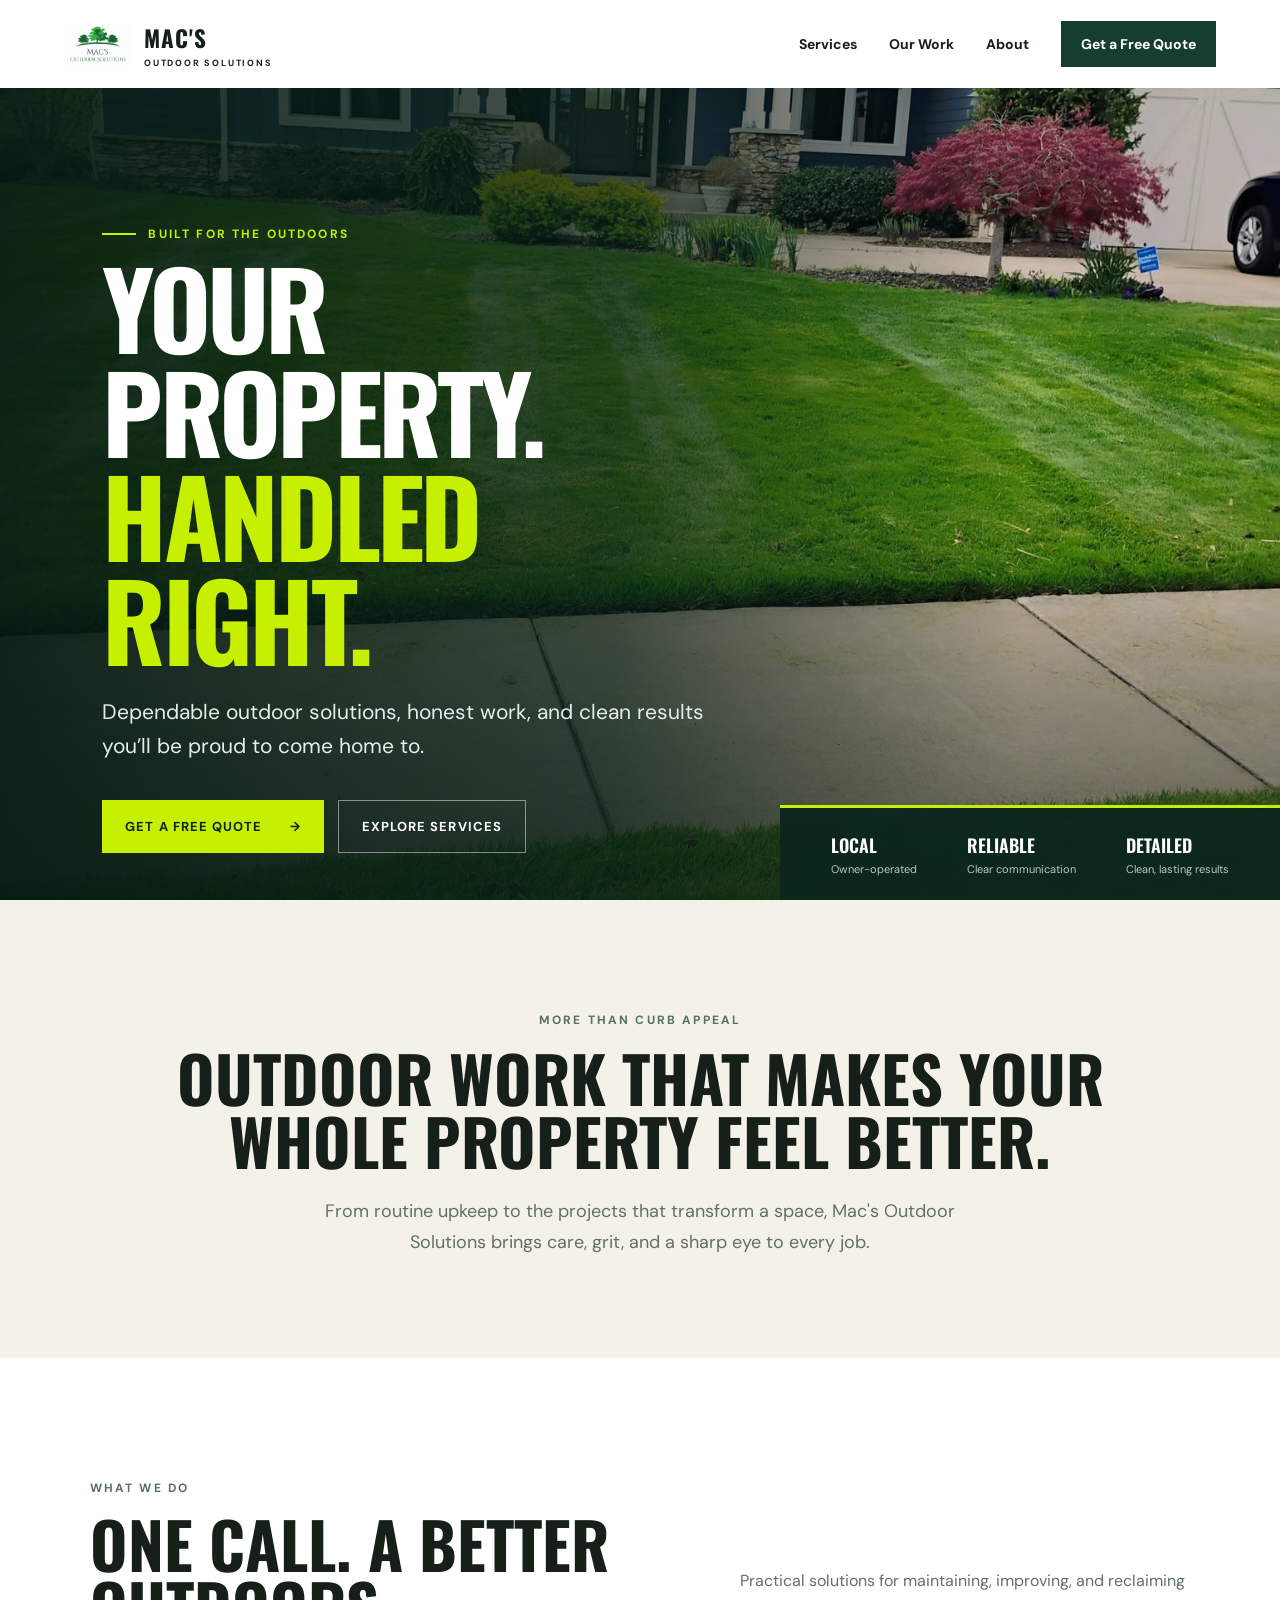
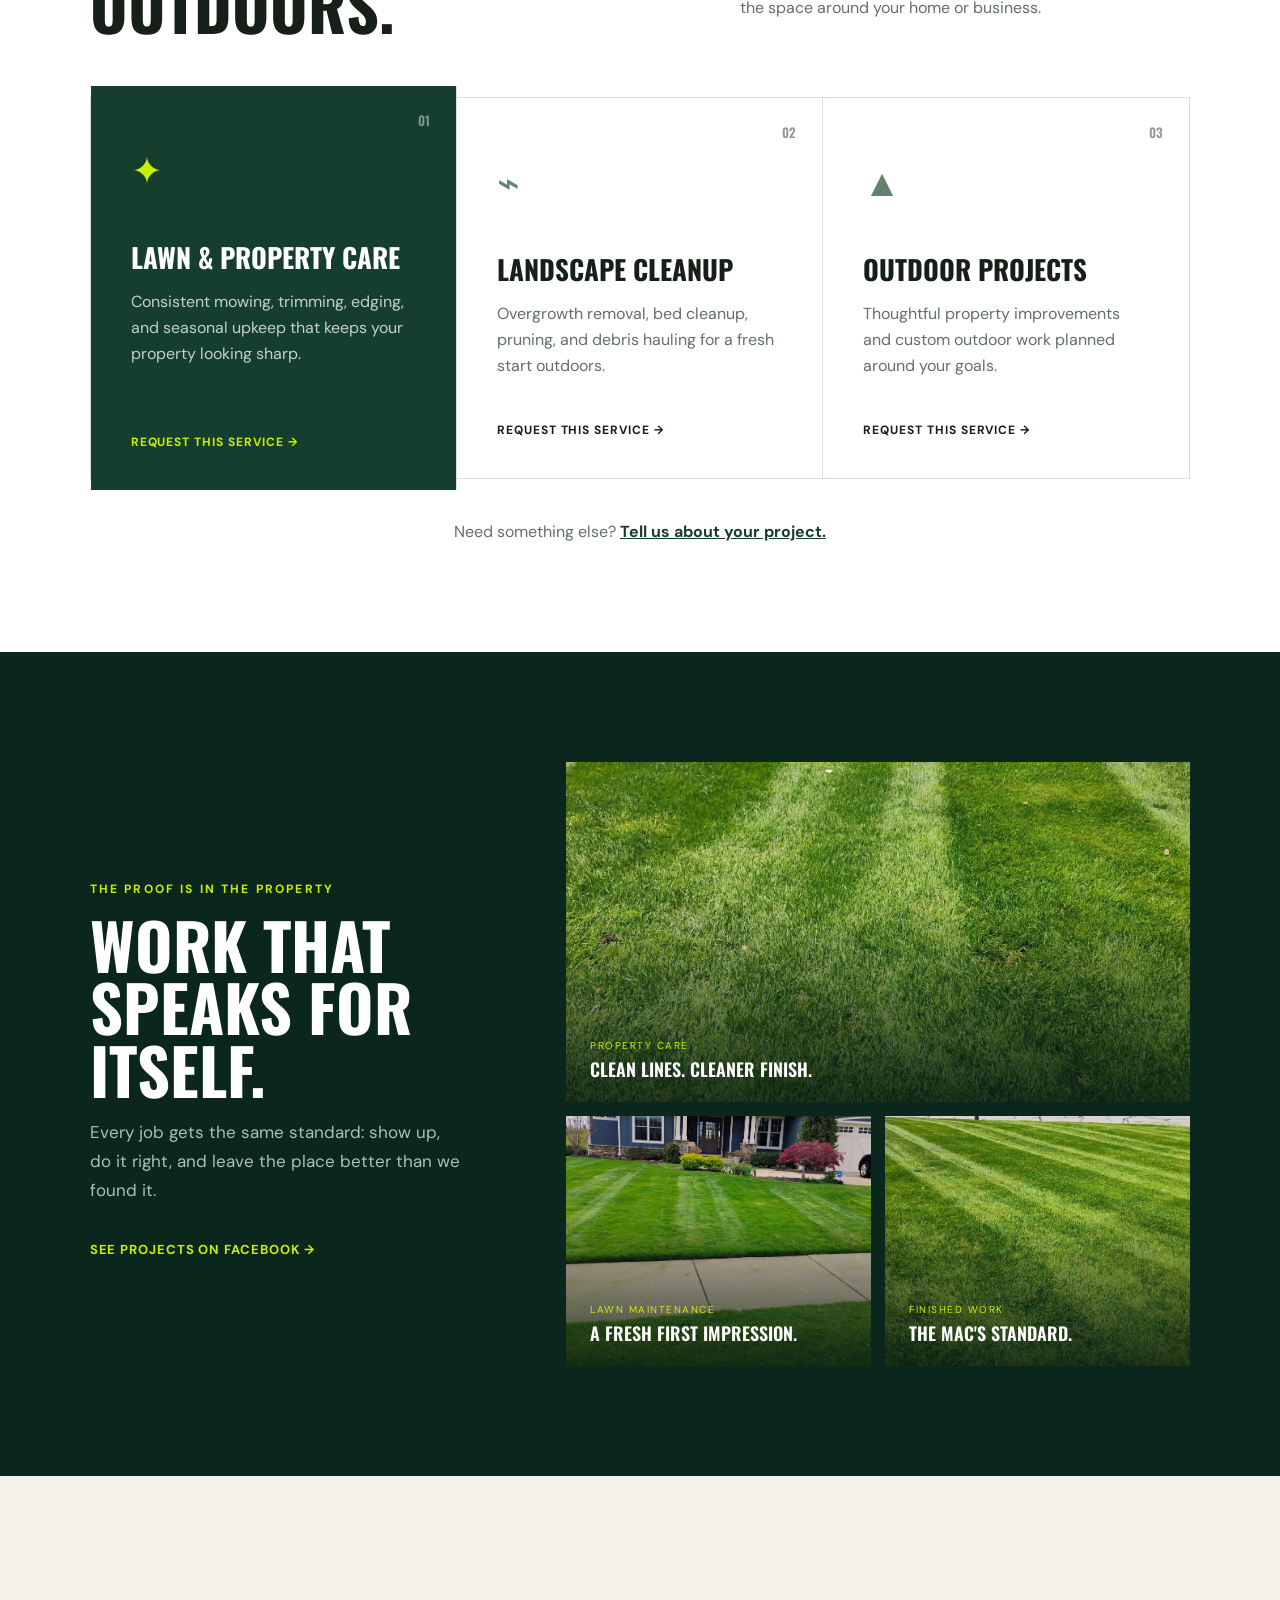
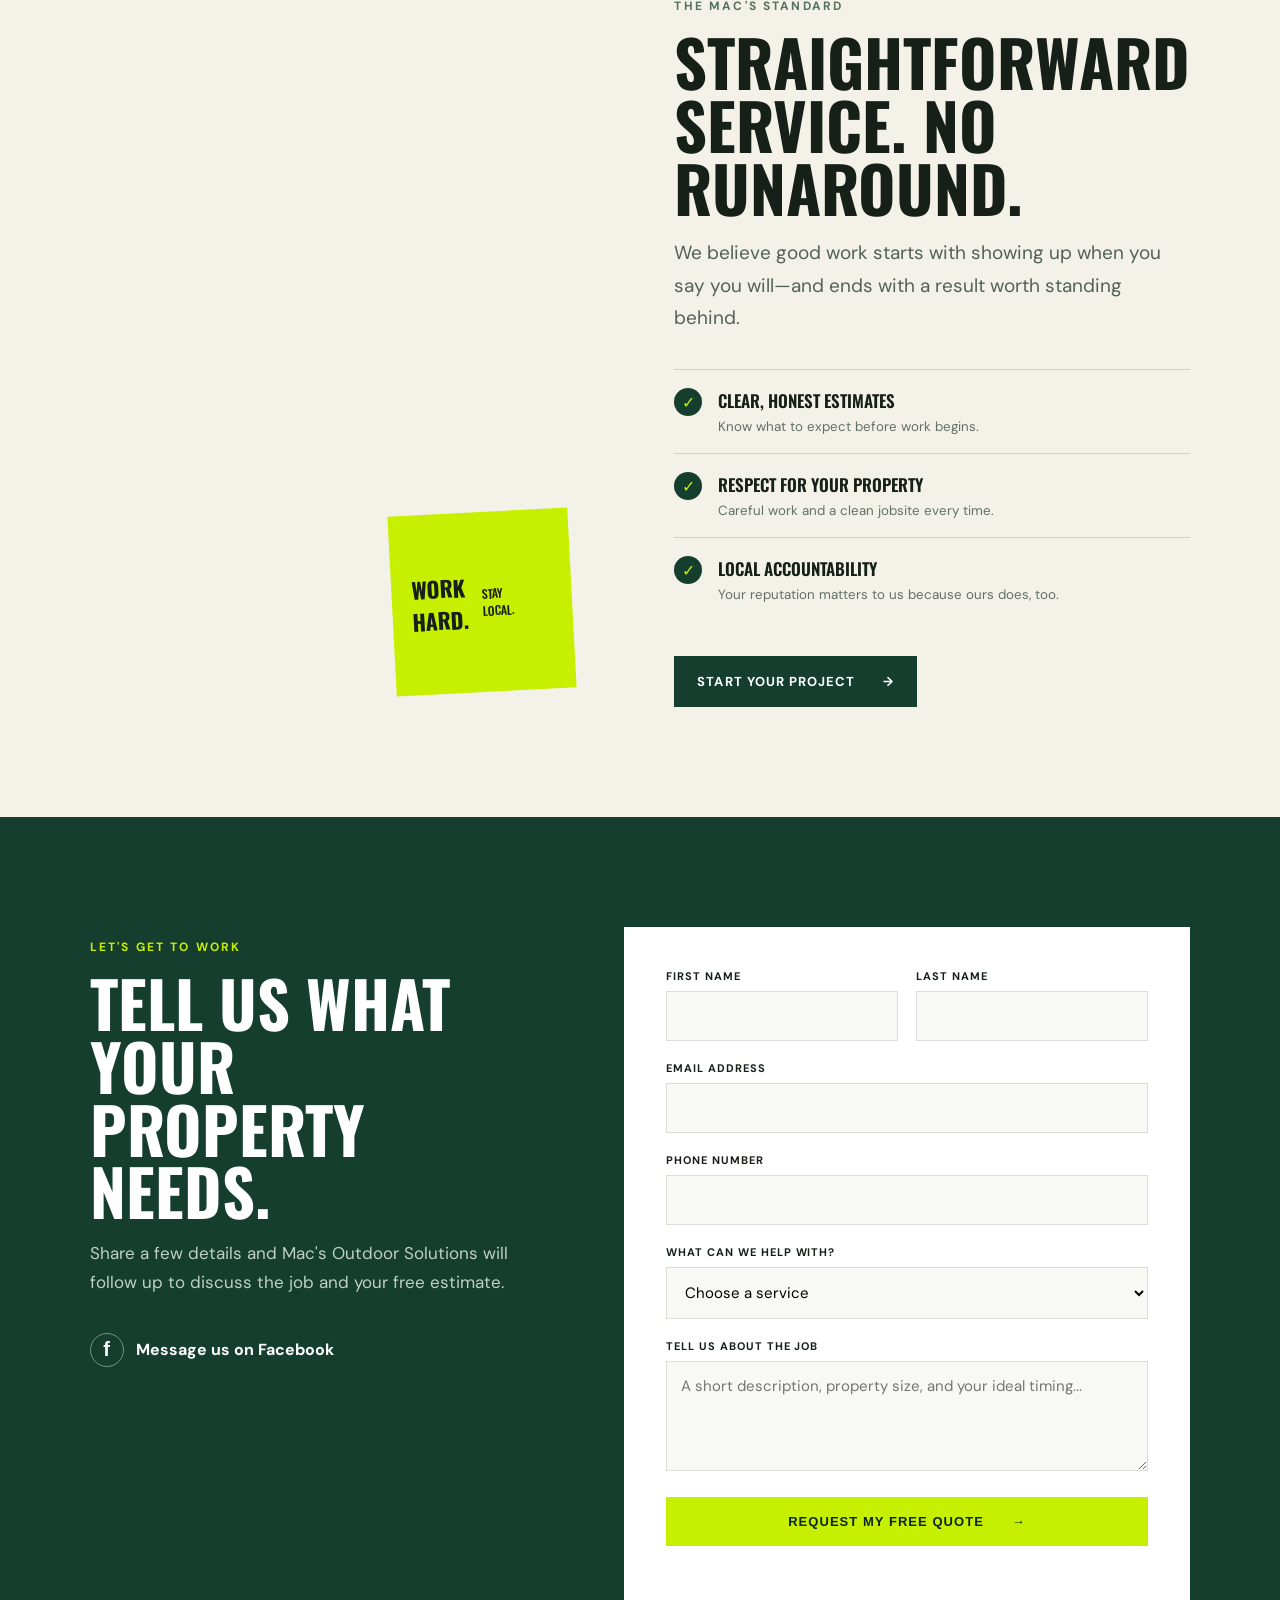
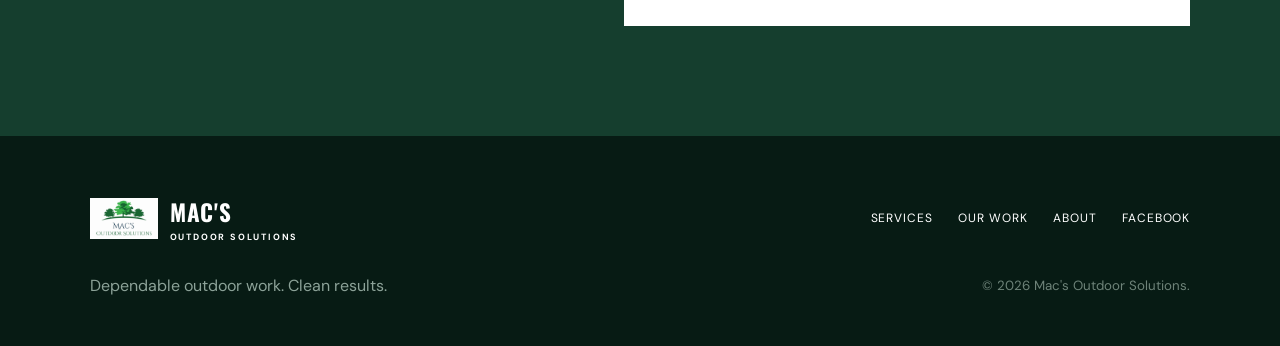
<file: index.html>
<!doctype html>
<html lang="en">
<head>
  <meta charset="UTF-8">
  <meta name="viewport" content="width=device-width, initial-scale=1">
  <meta name="description" content="Mac's Outdoor Solutions provides dependable outdoor property services with honest work and clean results.">
  <title>Mac's Outdoor Solutions | Outdoor Work Done Right</title>
  <link rel="preconnect" href="https://fonts.googleapis.com">
  <link rel="preconnect" href="https://fonts.gstatic.com" crossorigin>
  <link href="https://fonts.googleapis.com/css2?family=DM+Sans:wght@400;500;600;700&family=Oswald:wght@500;600;700&display=swap" rel="stylesheet">
  <link rel="stylesheet" href="styles.css">
</head>
<body>
  <header class="site-header" id="top">
    <a class="brand" href="#top"><span class="brand-logo" role="img" aria-label="Mac's Outdoor Solutions logo"></span><span><strong>MAC'S</strong><small>OUTDOOR SOLUTIONS</small></span></a>
    <button class="menu-button" type="button" aria-expanded="false" aria-controls="site-nav">Menu</button>
    <nav id="site-nav"><a href="#services">Services</a><a href="#work">Our Work</a><a href="#about">About</a><a class="nav-cta" href="#quote">Get a Free Quote</a></nav>
  </header>
  <main>
    <section class="hero">
      <div class="hero-image"></div><div class="hero-shade"></div>
      <div class="hero-content"><p class="eyebrow">Built for the outdoors</p><h1>Your property.<br><em>Handled right.</em></h1><p class="hero-copy">Dependable outdoor solutions, honest work, and clean results you’ll be proud to come home to.</p><div class="hero-actions"><a class="button button-primary" href="#quote">Get a Free Quote <span>→</span></a><a class="button button-ghost" href="#services">Explore Services</a></div></div>
      <div class="hero-proof"><div><strong>Local</strong><span>Owner-operated</span></div><div><strong>Reliable</strong><span>Clear communication</span></div><div><strong>Detailed</strong><span>Clean, lasting results</span></div></div>
    </section>
    <section class="intro"><p class="section-kicker">More than curb appeal</p><h2>Outdoor work that makes your whole property feel better.</h2><p>From routine upkeep to the projects that transform a space, Mac's Outdoor Solutions brings care, grit, and a sharp eye to every job.</p></section>
    <section class="services section" id="services">
      <div class="section-heading"><div><p class="section-kicker">What we do</p><h2>One call. A better outdoors.</h2></div><p>Practical solutions for maintaining, improving, and reclaiming the space around your home or business.</p></div>
      <div class="service-grid">
        <article class="service-card featured"><span class="service-number">01</span><div class="service-icon">✦</div><h3>Lawn & Property Care</h3><p>Consistent mowing, trimming, edging, and seasonal upkeep that keeps your property looking sharp.</p><a href="#quote">Request this service →</a></article>
        <article class="service-card"><span class="service-number">02</span><div class="service-icon">⌁</div><h3>Landscape Cleanup</h3><p>Overgrowth removal, bed cleanup, pruning, and debris hauling for a fresh start outdoors.</p><a href="#quote">Request this service →</a></article>
        <article class="service-card"><span class="service-number">03</span><div class="service-icon">▲</div><h3>Outdoor Projects</h3><p>Thoughtful property improvements and custom outdoor work planned around your goals.</p><a href="#quote">Request this service →</a></article>
      </div><p class="services-note">Need something else? <a href="#quote">Tell us about your project.</a></p>
    </section>
    <section class="work section" id="work">
      <div class="work-copy"><p class="section-kicker light">The proof is in the property</p><h2>Work that speaks for itself.</h2><p>Every job gets the same standard: show up, do it right, and leave the place better than we found it.</p><a class="text-link" href="https://www.facebook.com/macsoutdoorsolutions/" target="_blank" rel="noopener">See projects on Facebook →</a></div>
      <div class="project-grid"><figure class="project project-large"><img src="assets/macs-lawn-stripes.jpg" alt="Striped lawn maintained by Mac's Outdoor Solutions"><figcaption><span>Property Care</span><strong>Clean lines. Cleaner finish.</strong></figcaption></figure><figure class="project"><img src="assets/macs-lawn-home.jpg" alt="Freshly maintained front lawn by Mac's Outdoor Solutions"><figcaption><span>Lawn Maintenance</span><strong>A fresh first impression.</strong></figcaption></figure><figure class="project"><img src="assets/macs-lawn-finish.jpg" alt="Professional striped lawn by Mac's Outdoor Solutions"><figcaption><span>Finished Work</span><strong>The Mac's standard.</strong></figcaption></figure></div>
    </section>
    <section class="about section" id="about">
      <div class="about-visual"><div class="about-image"></div><div class="about-stamp"><strong>WORK<br>HARD.</strong><span>STAY<br>LOCAL.</span></div></div>
      <div class="about-copy"><p class="section-kicker">The Mac's standard</p><h2>Straightforward service. No runaround.</h2><p class="lead">We believe good work starts with showing up when you say you will—and ends with a result worth standing behind.</p><ul><li><span>✓</span><div><strong>Clear, honest estimates</strong><small>Know what to expect before work begins.</small></div></li><li><span>✓</span><div><strong>Respect for your property</strong><small>Careful work and a clean jobsite every time.</small></div></li><li><span>✓</span><div><strong>Local accountability</strong><small>Your reputation matters to us because ours does, too.</small></div></li></ul><a class="button button-dark" href="#quote">Start Your Project <span>→</span></a></div>
    </section>
    <section class="quote section" id="quote">
      <div class="quote-copy"><p class="section-kicker light">Let's get to work</p><h2>Tell us what your property needs.</h2><p>Share a few details and Mac's Outdoor Solutions will follow up to discuss the job and your free estimate.</p><a class="facebook-link" href="https://www.facebook.com/macsoutdoorsolutions/" target="_blank" rel="noopener"><span>f</span> Message us on Facebook</a></div>
      <form class="quote-form" id="quote-form"><div class="form-row"><label>First name<input name="firstName" autocomplete="given-name" required></label><label>Last name<input name="lastName" autocomplete="family-name" required></label></div><label>Email address<input type="email" name="email" autocomplete="email" required></label><label>Phone number<input type="tel" name="phone" autocomplete="tel"></label><label>What can we help with?<select name="service" required><option value="">Choose a service</option><option>Lawn & Property Care</option><option>Landscape Cleanup</option><option>Outdoor Project</option><option>Something Else</option></select></label><label>Tell us about the job<textarea name="message" rows="4" placeholder="A short description, property size, and your ideal timing..."></textarea></label><button class="button button-primary" type="submit">Request My Free Quote <span>→</span></button><p class="form-status" role="status"></p></form>
    </section>
  </main>
  <footer><a class="brand" href="#top"><span class="brand-logo" role="img" aria-label="Mac's Outdoor Solutions tree logo"></span><span><strong>MAC'S</strong><small>OUTDOOR SOLUTIONS</small></span></a><p>Dependable outdoor work. Clean results.</p><div><a href="#services">Services</a><a href="#work">Our Work</a><a href="#about">About</a><a href="https://www.facebook.com/macsoutdoorsolutions/">Facebook</a></div><small>© <span id="year"></span> Mac's Outdoor Solutions.</small></footer>
  <script src="script.js"></script>
</body></html>
</file>
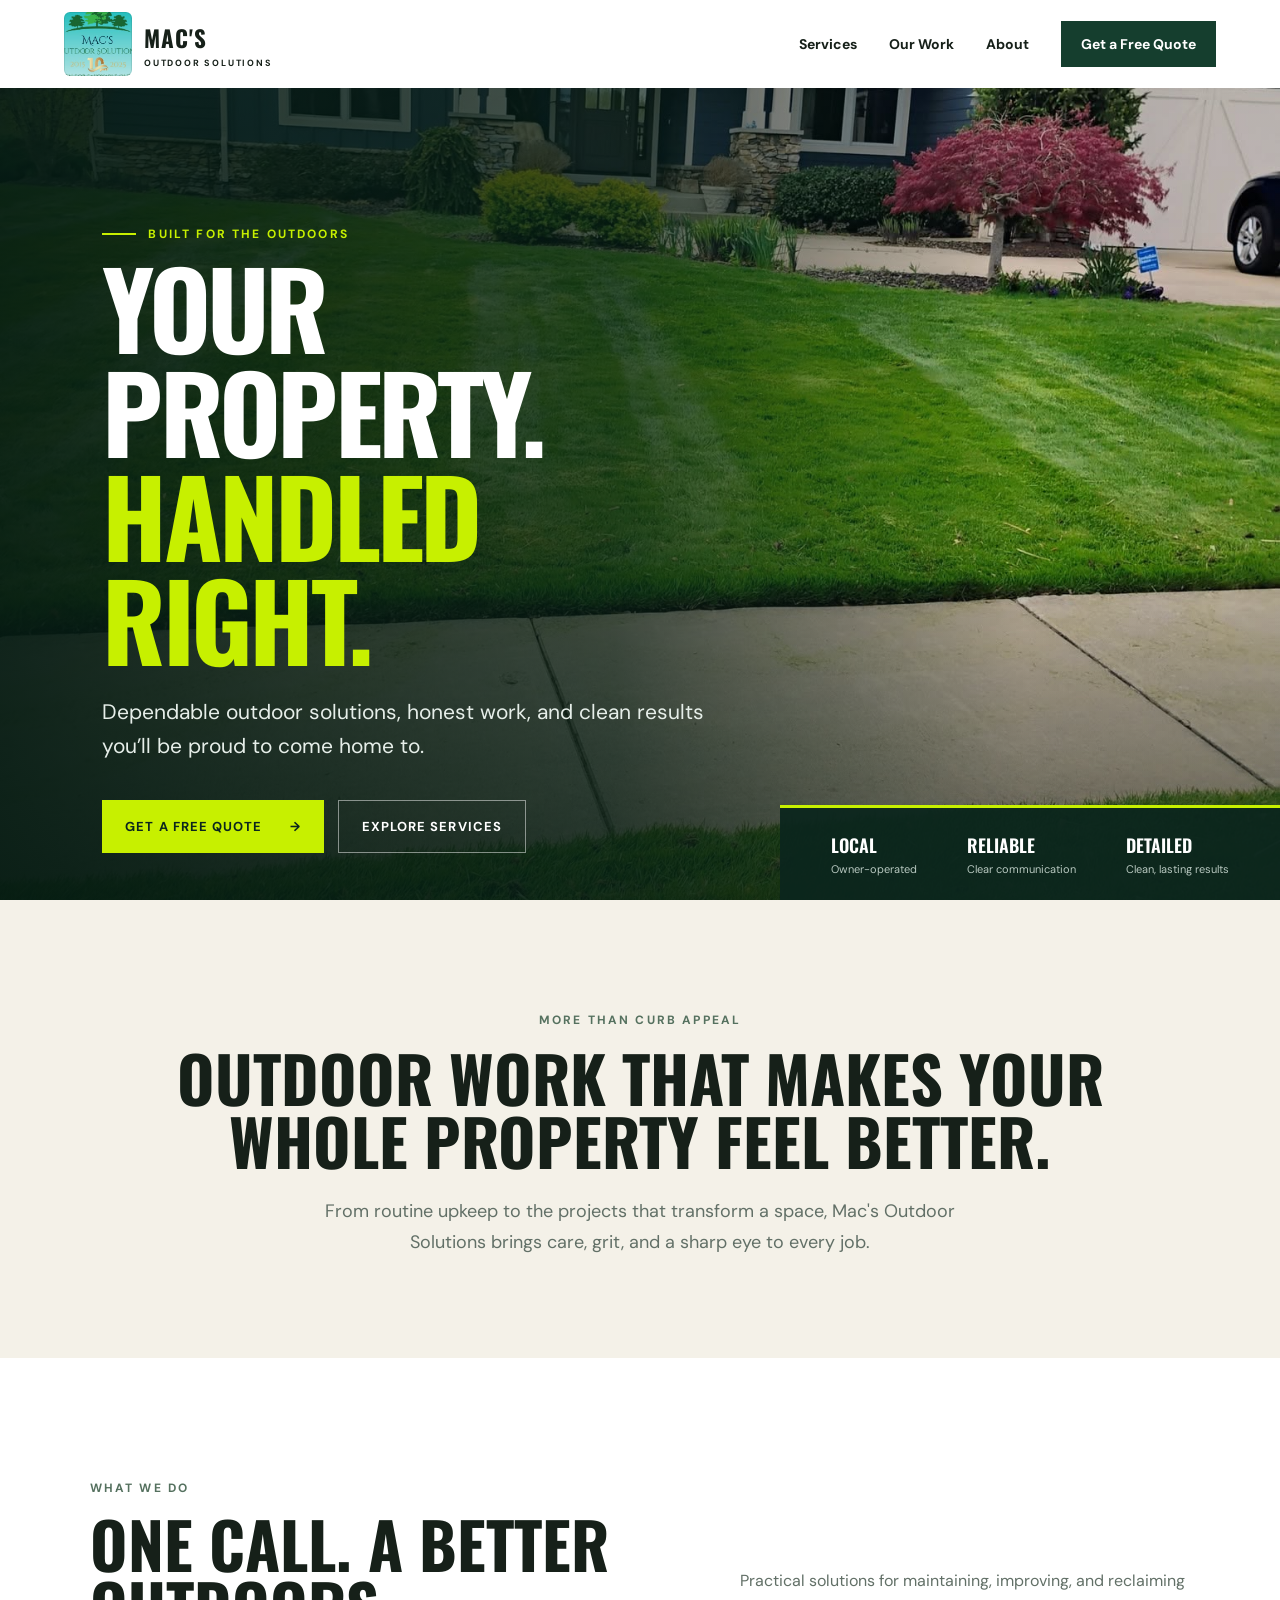
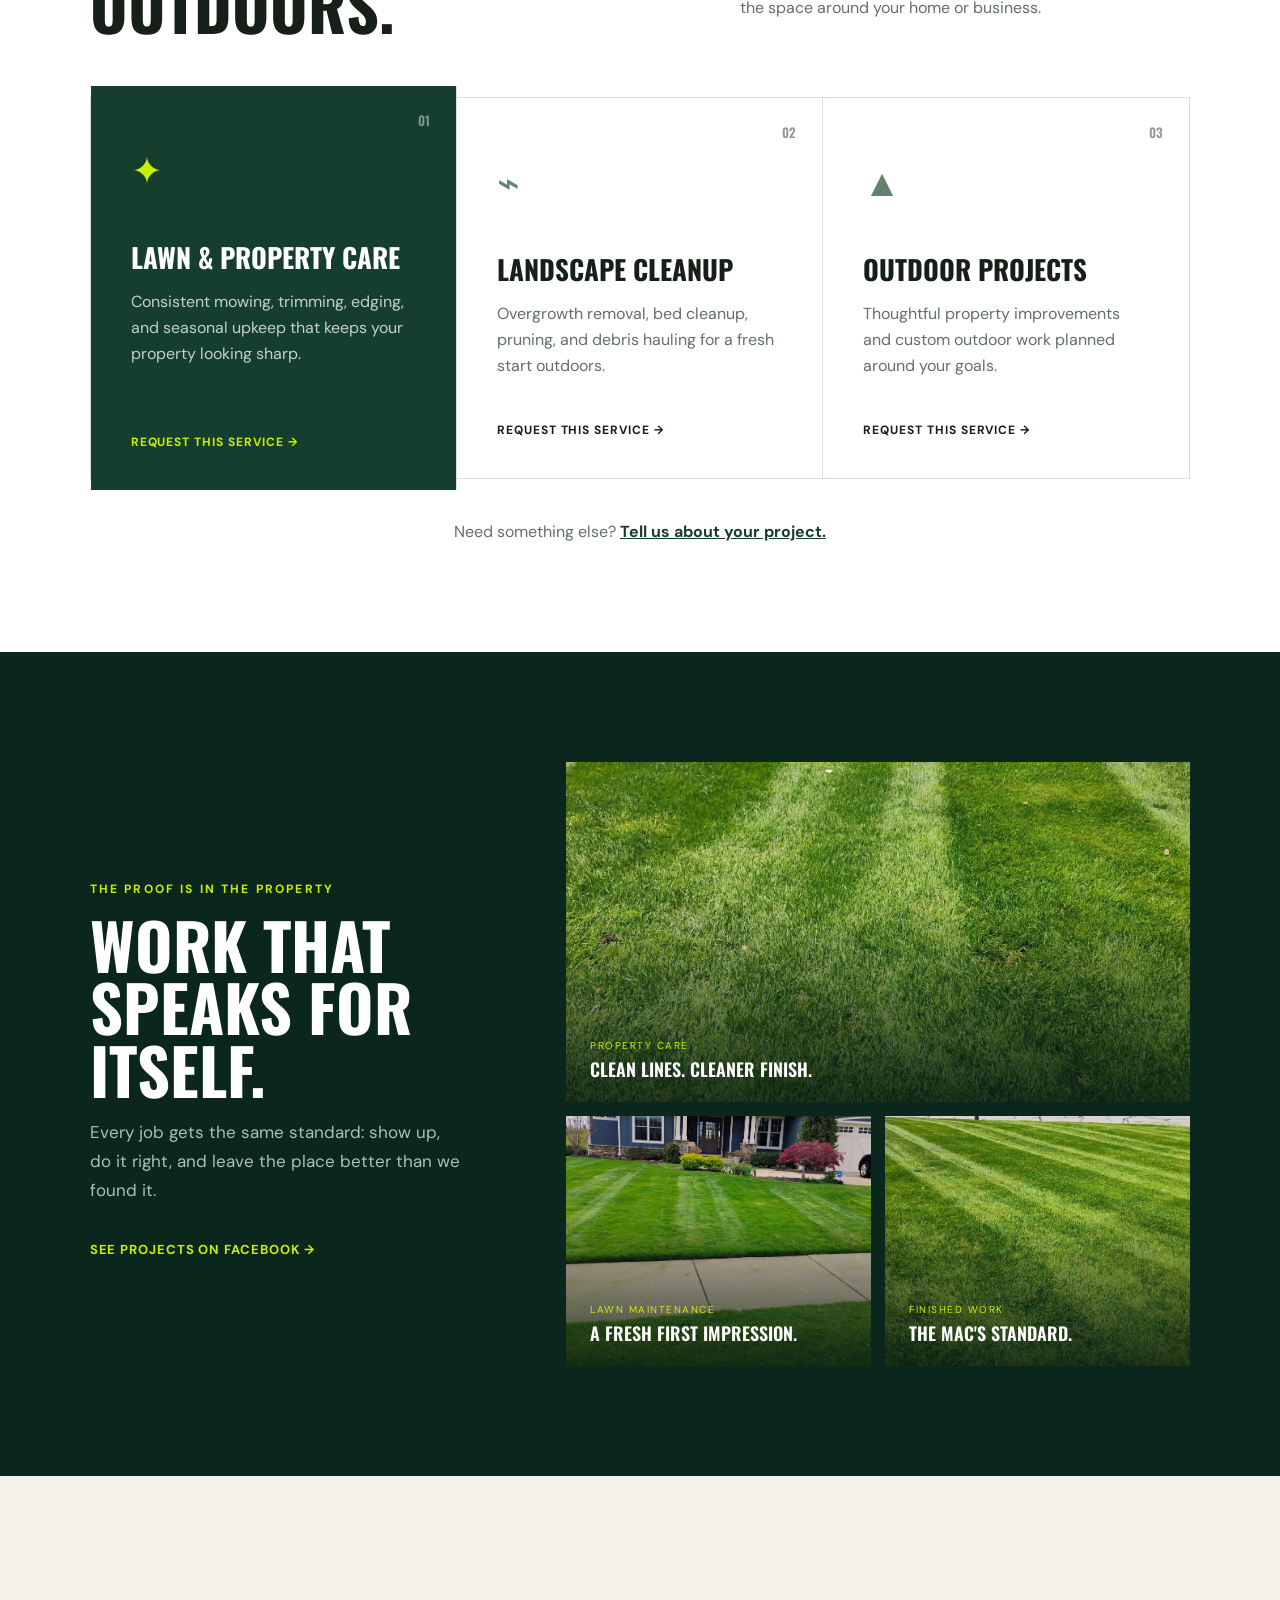
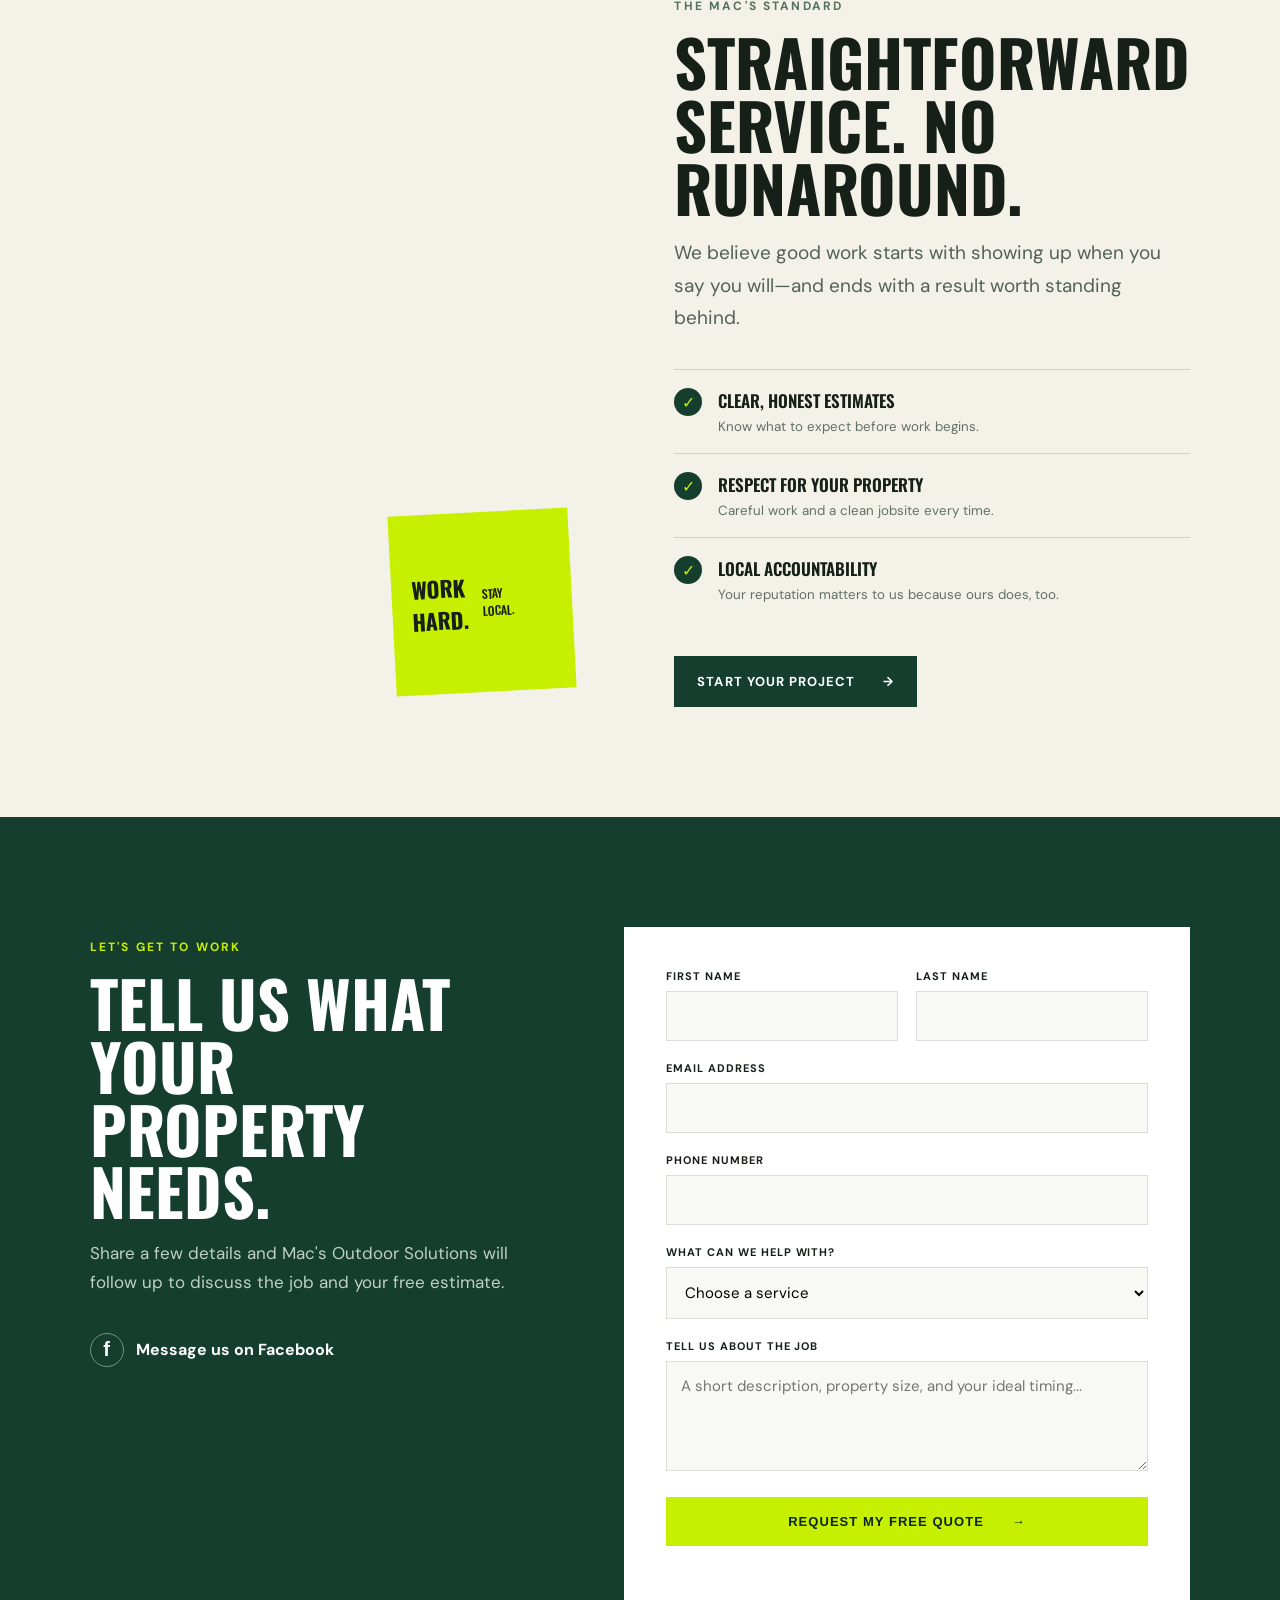
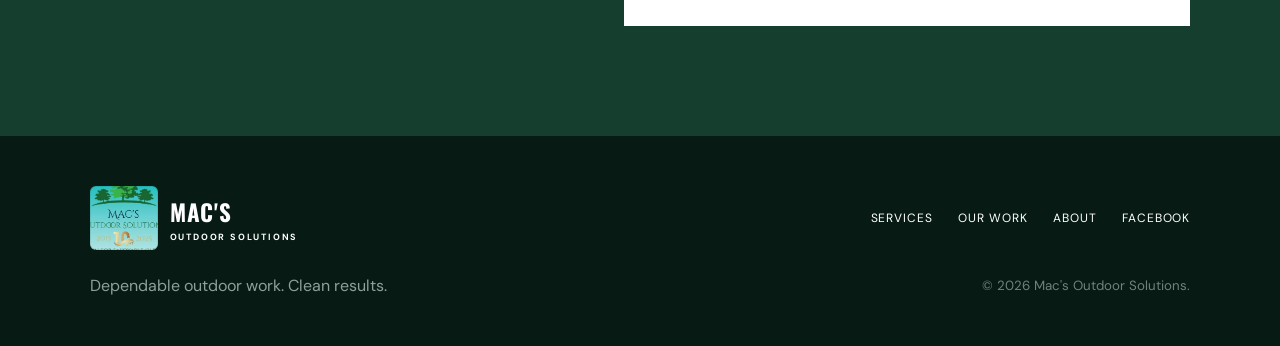
<file: outputs/index.html>
<!doctype html>
<html lang="en">
<head>
  <meta charset="UTF-8">
  <meta name="viewport" content="width=device-width, initial-scale=1">
  <meta name="description" content="Mac's Outdoor Solutions provides dependable outdoor property services with honest work and clean results.">
  <title>Mac's Outdoor Solutions | Outdoor Work Done Right</title>
  <link rel="preconnect" href="https://fonts.googleapis.com">
  <link rel="preconnect" href="https://fonts.gstatic.com" crossorigin>
  <link href="https://fonts.googleapis.com/css2?family=DM+Sans:wght@400;500;600;700&family=Oswald:wght@500;600;700&display=swap" rel="stylesheet">
  <link rel="stylesheet" href="styles.css">
</head>
<body>
  <header class="site-header" id="top">
    <a class="brand" href="#top"><span class="brand-logo" role="img" aria-label="Mac's Outdoor Solutions tree logo"></span><span><strong>MAC'S</strong><small>OUTDOOR SOLUTIONS</small></span></a>
    <button class="menu-button" type="button" aria-expanded="false" aria-controls="site-nav">Menu</button>
    <nav id="site-nav"><a href="#services">Services</a><a href="#work">Our Work</a><a href="#about">About</a><a class="nav-cta" href="#quote">Get a Free Quote</a></nav>
  </header>
  <main>
    <section class="hero">
      <div class="hero-image"></div><div class="hero-shade"></div>
      <div class="hero-content"><p class="eyebrow">Built for the outdoors</p><h1>Your property.<br><em>Handled right.</em></h1><p class="hero-copy">Dependable outdoor solutions, honest work, and clean results you’ll be proud to come home to.</p><div class="hero-actions"><a class="button button-primary" href="#quote">Get a Free Quote <span>→</span></a><a class="button button-ghost" href="#services">Explore Services</a></div></div>
      <div class="hero-proof"><div><strong>Local</strong><span>Owner-operated</span></div><div><strong>Reliable</strong><span>Clear communication</span></div><div><strong>Detailed</strong><span>Clean, lasting results</span></div></div>
    </section>
    <section class="intro"><p class="section-kicker">More than curb appeal</p><h2>Outdoor work that makes your whole property feel better.</h2><p>From routine upkeep to the projects that transform a space, Mac's Outdoor Solutions brings care, grit, and a sharp eye to every job.</p></section>
    <section class="services section" id="services">
      <div class="section-heading"><div><p class="section-kicker">What we do</p><h2>One call. A better outdoors.</h2></div><p>Practical solutions for maintaining, improving, and reclaiming the space around your home or business.</p></div>
      <div class="service-grid">
        <article class="service-card featured"><span class="service-number">01</span><div class="service-icon">✦</div><h3>Lawn & Property Care</h3><p>Consistent mowing, trimming, edging, and seasonal upkeep that keeps your property looking sharp.</p><a href="#quote">Request this service →</a></article>
        <article class="service-card"><span class="service-number">02</span><div class="service-icon">⌁</div><h3>Landscape Cleanup</h3><p>Overgrowth removal, bed cleanup, pruning, and debris hauling for a fresh start outdoors.</p><a href="#quote">Request this service →</a></article>
        <article class="service-card"><span class="service-number">03</span><div class="service-icon">▲</div><h3>Outdoor Projects</h3><p>Thoughtful property improvements and custom outdoor work planned around your goals.</p><a href="#quote">Request this service →</a></article>
      </div><p class="services-note">Need something else? <a href="#quote">Tell us about your project.</a></p>
    </section>
    <section class="work section" id="work">
      <div class="work-copy"><p class="section-kicker light">The proof is in the property</p><h2>Work that speaks for itself.</h2><p>Every job gets the same standard: show up, do it right, and leave the place better than we found it.</p><a class="text-link" href="https://www.facebook.com/macsoutdoorsolutions/" target="_blank" rel="noopener">See projects on Facebook →</a></div>
      <div class="project-grid"><figure class="project project-large"><img src="assets/macs-lawn-stripes.jpg" alt="Striped lawn maintained by Mac's Outdoor Solutions"><figcaption><span>Property Care</span><strong>Clean lines. Cleaner finish.</strong></figcaption></figure><figure class="project"><img src="assets/macs-lawn-home.jpg" alt="Freshly maintained front lawn by Mac's Outdoor Solutions"><figcaption><span>Lawn Maintenance</span><strong>A fresh first impression.</strong></figcaption></figure><figure class="project"><img src="assets/macs-lawn-finish.jpg" alt="Professional striped lawn by Mac's Outdoor Solutions"><figcaption><span>Finished Work</span><strong>The Mac's standard.</strong></figcaption></figure></div>
    </section>
    <section class="about section" id="about">
      <div class="about-visual"><div class="about-image"></div><div class="about-stamp"><strong>WORK<br>HARD.</strong><span>STAY<br>LOCAL.</span></div></div>
      <div class="about-copy"><p class="section-kicker">The Mac's standard</p><h2>Straightforward service. No runaround.</h2><p class="lead">We believe good work starts with showing up when you say you will—and ends with a result worth standing behind.</p><ul><li><span>✓</span><div><strong>Clear, honest estimates</strong><small>Know what to expect before work begins.</small></div></li><li><span>✓</span><div><strong>Respect for your property</strong><small>Careful work and a clean jobsite every time.</small></div></li><li><span>✓</span><div><strong>Local accountability</strong><small>Your reputation matters to us because ours does, too.</small></div></li></ul><a class="button button-dark" href="#quote">Start Your Project <span>→</span></a></div>
    </section>
    <section class="quote section" id="quote">
      <div class="quote-copy"><p class="section-kicker light">Let's get to work</p><h2>Tell us what your property needs.</h2><p>Share a few details and Mac's Outdoor Solutions will follow up to discuss the job and your free estimate.</p><a class="facebook-link" href="https://www.facebook.com/macsoutdoorsolutions/" target="_blank" rel="noopener"><span>f</span> Message us on Facebook</a></div>
      <form class="quote-form" id="quote-form"><div class="form-row"><label>First name<input name="firstName" autocomplete="given-name" required></label><label>Last name<input name="lastName" autocomplete="family-name" required></label></div><label>Email address<input type="email" name="email" autocomplete="email" required></label><label>Phone number<input type="tel" name="phone" autocomplete="tel"></label><label>What can we help with?<select name="service" required><option value="">Choose a service</option><option>Lawn & Property Care</option><option>Landscape Cleanup</option><option>Outdoor Project</option><option>Something Else</option></select></label><label>Tell us about the job<textarea name="message" rows="4" placeholder="A short description, property size, and your ideal timing..."></textarea></label><button class="button button-primary" type="submit">Request My Free Quote <span>→</span></button><p class="form-status" role="status"></p></form>
    </section>
  </main>
  <footer><a class="brand" href="#top"><span class="brand-logo" role="img" aria-label="Mac's Outdoor Solutions tree logo"></span><span><strong>MAC'S</strong><small>OUTDOOR SOLUTIONS</small></span></a><p>Dependable outdoor work. Clean results.</p><div><a href="#services">Services</a><a href="#work">Our Work</a><a href="#about">About</a><a href="https://www.facebook.com/macsoutdoorsolutions/">Facebook</a></div><small>© <span id="year"></span> Mac's Outdoor Solutions.</small></footer>
  <script src="script.js"></script>
</body></html>
</file>
<file: styles.css>
:root{--forest:#153e2e;--deep:#0b261d;--lime:#c7f000;--cream:#f4f1e8;--ink:#162019;--muted:#627067;--white:#fff;--line:#d9ded8}*{box-sizing:border-box}html{scroll-behavior:smooth}body{margin:0;color:var(--ink);background:var(--cream);font-family:"DM Sans",sans-serif}a{color:inherit;text-decoration:none}img{display:block;width:100%}.site-header{height:88px;background:#fff;display:flex;align-items:center;justify-content:space-between;padding:0 clamp(24px,5vw,76px);position:relative;z-index:20}.brand{display:flex;align-items:center;gap:12px}.brand-mark{display:grid;place-items:center;width:46px;height:46px;border-radius:50%;background:var(--lime);color:var(--deep);font:700 25px "Oswald";transform:skew(-7deg)}.brand>span:last-child{display:flex;flex-direction:column;line-height:1}.brand strong{font:700 23px "Oswald";letter-spacing:.04em}.brand small{font-size:9px;letter-spacing:.2em;margin-top:4px;font-weight:700}.site-header nav{display:flex;align-items:center;gap:32px;font-size:14px;font-weight:700}.site-header nav>a:not(.nav-cta):hover{color:#3c6c29}.nav-cta{background:var(--forest);color:#fff;padding:14px 20px}.nav-cta:hover,.button-dark:hover{background:var(--deep)}.menu-button{display:none;border:0;background:var(--forest);color:#fff;padding:10px 14px;font-weight:700}.hero{min-height:calc(100vh - 88px);height:780px;position:relative;color:#fff;overflow:hidden}.hero-image,.hero-shade{position:absolute;inset:0}.hero-image{background:url("https://images.unsplash.com/photo-1558618666-fcd25c85cd64?auto=format&fit=crop&w=2000&q=90") center/cover}.hero-shade{background:linear-gradient(90deg,rgba(5,27,19,.92),rgba(6,31,22,.68) 48%,rgba(8,31,23,.05) 80%),linear-gradient(0deg,rgba(4,18,13,.6),transparent 45%)}.hero-content{position:relative;z-index:2;padding:clamp(110px,14vh,160px) clamp(24px,8vw,130px);max-width:850px}.eyebrow,.section-kicker{text-transform:uppercase;letter-spacing:.18em;font-size:12px;font-weight:700;color:#55715f}.eyebrow{color:var(--lime);display:flex;align-items:center;gap:12px}.eyebrow:before{content:"";width:34px;height:2px;background:var(--lime)}h1,h2,h3{font-family:"Oswald",sans-serif;text-transform:uppercase;margin:0;line-height:.98}h1{font-size:clamp(66px,8.3vw,132px);letter-spacing:-.035em}h1 em{color:var(--lime);font-style:normal}.hero-copy{font-size:clamp(17px,2vw,21px);line-height:1.6;max-width:610px;margin:26px 0 36px;color:#e6eee9}.hero-actions{display:flex;gap:14px;flex-wrap:wrap}.button{display:inline-flex;justify-content:center;align-items:center;gap:28px;padding:17px 23px;font-size:13px;font-weight:700;text-transform:uppercase;letter-spacing:.08em;border:0;cursor:pointer}.button-primary{background:var(--lime);color:var(--deep)}.button-primary:hover{background:#d9ff1e}.button-ghost{color:#fff;border:1px solid rgba(255,255,255,.48)}.button-ghost:hover{background:#fff;color:var(--deep)}.button-dark{background:var(--forest);color:#fff}.hero-proof{position:absolute;z-index:2;right:0;bottom:0;background:rgba(11,38,29,.94);display:flex;padding:24px clamp(24px,4vw,60px);gap:50px;border-top:3px solid var(--lime)}.hero-proof div{display:flex;flex-direction:column}.hero-proof strong{font:600 18px "Oswald";text-transform:uppercase}.hero-proof span{font-size:11px;color:#b8c8c0;margin-top:4px}.intro{text-align:center;padding:100px 24px;max-width:1020px;margin:auto}.intro h2{font-size:clamp(42px,5vw,72px);margin:18px auto 25px}.intro>p:last-child{color:var(--muted);font-size:18px;line-height:1.7;max-width:700px;margin:auto}.section{padding:110px clamp(24px,7vw,110px)}.services{background:#fff}.section-heading{display:flex;justify-content:space-between;align-items:end;gap:40px;margin-bottom:60px}.section-heading h2,.about-copy h2,.quote-copy h2,.work-copy h2{font-size:clamp(43px,5vw,70px);margin-top:16px}.section-heading>p{max-width:450px;color:var(--muted);line-height:1.7}.service-grid{display:grid;grid-template-columns:repeat(3,1fr);border:1px solid var(--line)}.service-card{padding:40px;min-height:380px;position:relative;border-right:1px solid var(--line);display:flex;flex-direction:column}.service-card:last-child{border:0}.service-card.featured{background:var(--forest);color:#fff;margin:-12px 0}.service-number{position:absolute;right:26px;top:24px;font:600 13px "Oswald";opacity:.45}.service-icon{color:#66806f;font-size:38px;margin:20px 0 48px}.featured .service-icon{color:var(--lime)}.service-card h3{font-size:27px;margin-bottom:18px}.service-card p{line-height:1.65;color:var(--muted);margin:0}.featured p{color:#c3d1ca}.service-card a{margin-top:auto;font-size:12px;text-transform:uppercase;letter-spacing:.08em;font-weight:700}.featured a{color:var(--lime)}.services-note{text-align:center;margin:42px 0 0;color:var(--muted)}.services-note a{text-decoration:underline;color:var(--forest);font-weight:700}.work{background:var(--deep);color:#fff;display:grid;grid-template-columns:.75fr 1.25fr;gap:8vw;align-items:center}.light{color:var(--lime)}.work-copy p:not(.section-kicker){color:#aebfb6;line-height:1.7;font-size:17px}.text-link{display:inline-block;margin-top:20px;color:var(--lime);font-size:13px;font-weight:700;text-transform:uppercase;letter-spacing:.07em}.project-grid{display:grid;grid-template-columns:1fr 1fr;gap:14px}.project{margin:0;height:250px;position:relative;overflow:hidden}.project-large{grid-column:1/-1;height:340px}.project img{height:100%;object-fit:cover;transition:.5s}.project:hover img{transform:scale(1.04)}.project:after{content:"";position:absolute;inset:0;background:linear-gradient(0deg,rgba(4,25,17,.8),transparent 60%)}.project figcaption{position:absolute;z-index:2;left:24px;bottom:20px}.project figcaption span{display:block;color:var(--lime);font-size:10px;text-transform:uppercase;letter-spacing:.15em}.project figcaption strong{display:block;margin-top:4px;font:600 18px "Oswald";text-transform:uppercase}.about{display:grid;grid-template-columns:1fr 1fr;gap:8vw;align-items:center}.about-visual{position:relative;padding:0 40px 40px 0}.about-image{height:650px;background:url("https://images.unsplash.com/photo-1622383563227-04401ab4e5ea?auto=format&fit=crop&w=1000&q=85") center/cover}.about-stamp{position:absolute;right:0;bottom:0;width:180px;height:180px;background:var(--lime);display:grid;grid-template-columns:1fr 1fr;align-items:center;padding:20px;transform:rotate(-3deg)}.about-stamp strong{font:700 22px "Oswald"}.about-stamp span{font:500 12px "Oswald"}.about-copy .lead{font-size:19px;line-height:1.7;color:#536158}.about-copy ul{list-style:none;padding:0;margin:35px 0}.about-copy li{display:flex;gap:16px;padding:18px 0;border-top:1px solid #ced4cc}.about-copy li>span{width:28px;height:28px;border-radius:50%;background:var(--forest);color:var(--lime);display:grid;place-items:center;flex:0 0 auto}.about-copy li div{display:flex;flex-direction:column}.about-copy li strong{font:600 17px "Oswald";text-transform:uppercase}.about-copy li small{color:var(--muted);margin-top:5px}.quote{background:var(--forest);color:#fff;display:grid;grid-template-columns:.85fr 1.15fr;gap:9vw}.quote-copy>p:not(.section-kicker){color:#bfd0c7;line-height:1.7;font-size:17px}.facebook-link{display:flex;align-items:center;gap:12px;margin-top:36px;font-weight:700}.facebook-link span{display:grid;place-items:center;width:34px;height:34px;border:1px solid #789187;border-radius:50%;font:bold 20px Arial}.quote-form{background:#fff;color:var(--ink);padding:42px;display:grid;gap:20px}.form-row{display:grid;grid-template-columns:1fr 1fr;gap:18px}.quote-form label{font-size:11px;text-transform:uppercase;letter-spacing:.09em;font-weight:700;display:grid;gap:8px}.quote-form input,.quote-form select,.quote-form textarea{width:100%;border:1px solid var(--line);background:#f8f8f5;padding:14px;font:15px "DM Sans";border-radius:0}.quote-form input:focus,.quote-form select:focus,.quote-form textarea:focus{outline:2px solid #90aa00;border-color:transparent}.quote-form .button{width:100%;margin-top:6px}.form-status{margin:0;text-align:center;color:#406030;font-size:13px;min-height:18px}footer{background:#071b14;color:#fff;padding:50px clamp(24px,7vw,110px);display:grid;grid-template-columns:1fr auto;gap:25px;align-items:center}footer>p{color:#8ca298;margin:0}footer>div{display:flex;gap:25px;grid-row:1;grid-column:2}footer>div a{font-size:12px;text-transform:uppercase;letter-spacing:.08em}footer>small{color:#6e8379;grid-column:2;text-align:right}.reveal{opacity:0;transform:translateY(24px);transition:.7s ease}.reveal.visible{opacity:1;transform:none}
@media(max-width:900px){.site-header{height:72px}.menu-button{display:block}.site-header nav{display:none;position:absolute;top:72px;left:0;right:0;background:#fff;padding:22px;flex-direction:column;align-items:stretch;box-shadow:0 12px 24px #0002}.site-header nav.open{display:flex}.site-header nav a{text-align:center}.hero{height:740px}.hero-proof{left:0;gap:25px;justify-content:center}.service-grid{grid-template-columns:1fr}.service-card{border-right:0;border-bottom:1px solid var(--line)}.service-card.featured{margin:0}.work,.about,.quote{grid-template-columns:1fr}.about-image{height:500px}.section-heading{align-items:start;flex-direction:column}.work-copy{max-width:650px}}
@media(max-width:580px){.brand strong{font-size:19px}.hero-content{padding-top:100px}.hero-proof{display:none}.section{padding-top:80px;padding-bottom:80px}.project-grid{grid-template-columns:1fr}.project-large{grid-column:auto;height:260px}.project{height:260px}.about-visual{padding-right:20px}.about-image{height:420px}.about-stamp{width:140px;height:140px}.quote-form{padding:25px}.form-row{grid-template-columns:1fr}footer{grid-template-columns:1fr}footer>div,footer>small{grid-column:1;grid-row:auto;text-align:left;flex-wrap:wrap}}

/* Official Mac's branding and Facebook project photography */
.brand-logo {
    display: block;
    width: 68px;
    height: 64px;
    background-image: url("assets/macs-brand.jpg");
    background-repeat: no-repeat;
    background-size: contain;
    background-position: center;

    background-color: transparent; /* remove colored box */
    box-shadow: none;              /* remove border/shadow */
    border-radius: 0;              /* remove rounded corners */
}
.hero-image{background-image:url("assets/macs-lawn-home.jpg");background-position:center 48%}
.project img{object-position:center 54%}
@media(max-width:580px){.brand-logo{width:54px;height:52px;background-size:220px auto}}
</file>
<file: outputs/styles.css>
:root{--forest:#153e2e;--deep:#0b261d;--lime:#c7f000;--cream:#f4f1e8;--ink:#162019;--muted:#627067;--white:#fff;--line:#d9ded8}*{box-sizing:border-box}html{scroll-behavior:smooth}body{margin:0;color:var(--ink);background:var(--cream);font-family:"DM Sans",sans-serif}a{color:inherit;text-decoration:none}img{display:block;width:100%}.site-header{height:88px;background:#fff;display:flex;align-items:center;justify-content:space-between;padding:0 clamp(24px,5vw,76px);position:relative;z-index:20}.brand{display:flex;align-items:center;gap:12px}.brand-mark{display:grid;place-items:center;width:46px;height:46px;border-radius:50%;background:var(--lime);color:var(--deep);font:700 25px "Oswald";transform:skew(-7deg)}.brand>span:last-child{display:flex;flex-direction:column;line-height:1}.brand strong{font:700 23px "Oswald";letter-spacing:.04em}.brand small{font-size:9px;letter-spacing:.2em;margin-top:4px;font-weight:700}.site-header nav{display:flex;align-items:center;gap:32px;font-size:14px;font-weight:700}.site-header nav>a:not(.nav-cta):hover{color:#3c6c29}.nav-cta{background:var(--forest);color:#fff;padding:14px 20px}.nav-cta:hover,.button-dark:hover{background:var(--deep)}.menu-button{display:none;border:0;background:var(--forest);color:#fff;padding:10px 14px;font-weight:700}.hero{min-height:calc(100vh - 88px);height:780px;position:relative;color:#fff;overflow:hidden}.hero-image,.hero-shade{position:absolute;inset:0}.hero-image{background:url("https://images.unsplash.com/photo-1558618666-fcd25c85cd64?auto=format&fit=crop&w=2000&q=90") center/cover}.hero-shade{background:linear-gradient(90deg,rgba(5,27,19,.92),rgba(6,31,22,.68) 48%,rgba(8,31,23,.05) 80%),linear-gradient(0deg,rgba(4,18,13,.6),transparent 45%)}.hero-content{position:relative;z-index:2;padding:clamp(110px,14vh,160px) clamp(24px,8vw,130px);max-width:850px}.eyebrow,.section-kicker{text-transform:uppercase;letter-spacing:.18em;font-size:12px;font-weight:700;color:#55715f}.eyebrow{color:var(--lime);display:flex;align-items:center;gap:12px}.eyebrow:before{content:"";width:34px;height:2px;background:var(--lime)}h1,h2,h3{font-family:"Oswald",sans-serif;text-transform:uppercase;margin:0;line-height:.98}h1{font-size:clamp(66px,8.3vw,132px);letter-spacing:-.035em}h1 em{color:var(--lime);font-style:normal}.hero-copy{font-size:clamp(17px,2vw,21px);line-height:1.6;max-width:610px;margin:26px 0 36px;color:#e6eee9}.hero-actions{display:flex;gap:14px;flex-wrap:wrap}.button{display:inline-flex;justify-content:center;align-items:center;gap:28px;padding:17px 23px;font-size:13px;font-weight:700;text-transform:uppercase;letter-spacing:.08em;border:0;cursor:pointer}.button-primary{background:var(--lime);color:var(--deep)}.button-primary:hover{background:#d9ff1e}.button-ghost{color:#fff;border:1px solid rgba(255,255,255,.48)}.button-ghost:hover{background:#fff;color:var(--deep)}.button-dark{background:var(--forest);color:#fff}.hero-proof{position:absolute;z-index:2;right:0;bottom:0;background:rgba(11,38,29,.94);display:flex;padding:24px clamp(24px,4vw,60px);gap:50px;border-top:3px solid var(--lime)}.hero-proof div{display:flex;flex-direction:column}.hero-proof strong{font:600 18px "Oswald";text-transform:uppercase}.hero-proof span{font-size:11px;color:#b8c8c0;margin-top:4px}.intro{text-align:center;padding:100px 24px;max-width:1020px;margin:auto}.intro h2{font-size:clamp(42px,5vw,72px);margin:18px auto 25px}.intro>p:last-child{color:var(--muted);font-size:18px;line-height:1.7;max-width:700px;margin:auto}.section{padding:110px clamp(24px,7vw,110px)}.services{background:#fff}.section-heading{display:flex;justify-content:space-between;align-items:end;gap:40px;margin-bottom:60px}.section-heading h2,.about-copy h2,.quote-copy h2,.work-copy h2{font-size:clamp(43px,5vw,70px);margin-top:16px}.section-heading>p{max-width:450px;color:var(--muted);line-height:1.7}.service-grid{display:grid;grid-template-columns:repeat(3,1fr);border:1px solid var(--line)}.service-card{padding:40px;min-height:380px;position:relative;border-right:1px solid var(--line);display:flex;flex-direction:column}.service-card:last-child{border:0}.service-card.featured{background:var(--forest);color:#fff;margin:-12px 0}.service-number{position:absolute;right:26px;top:24px;font:600 13px "Oswald";opacity:.45}.service-icon{color:#66806f;font-size:38px;margin:20px 0 48px}.featured .service-icon{color:var(--lime)}.service-card h3{font-size:27px;margin-bottom:18px}.service-card p{line-height:1.65;color:var(--muted);margin:0}.featured p{color:#c3d1ca}.service-card a{margin-top:auto;font-size:12px;text-transform:uppercase;letter-spacing:.08em;font-weight:700}.featured a{color:var(--lime)}.services-note{text-align:center;margin:42px 0 0;color:var(--muted)}.services-note a{text-decoration:underline;color:var(--forest);font-weight:700}.work{background:var(--deep);color:#fff;display:grid;grid-template-columns:.75fr 1.25fr;gap:8vw;align-items:center}.light{color:var(--lime)}.work-copy p:not(.section-kicker){color:#aebfb6;line-height:1.7;font-size:17px}.text-link{display:inline-block;margin-top:20px;color:var(--lime);font-size:13px;font-weight:700;text-transform:uppercase;letter-spacing:.07em}.project-grid{display:grid;grid-template-columns:1fr 1fr;gap:14px}.project{margin:0;height:250px;position:relative;overflow:hidden}.project-large{grid-column:1/-1;height:340px}.project img{height:100%;object-fit:cover;transition:.5s}.project:hover img{transform:scale(1.04)}.project:after{content:"";position:absolute;inset:0;background:linear-gradient(0deg,rgba(4,25,17,.8),transparent 60%)}.project figcaption{position:absolute;z-index:2;left:24px;bottom:20px}.project figcaption span{display:block;color:var(--lime);font-size:10px;text-transform:uppercase;letter-spacing:.15em}.project figcaption strong{display:block;margin-top:4px;font:600 18px "Oswald";text-transform:uppercase}.about{display:grid;grid-template-columns:1fr 1fr;gap:8vw;align-items:center}.about-visual{position:relative;padding:0 40px 40px 0}.about-image{height:650px;background:url("https://images.unsplash.com/photo-1622383563227-04401ab4e5ea?auto=format&fit=crop&w=1000&q=85") center/cover}.about-stamp{position:absolute;right:0;bottom:0;width:180px;height:180px;background:var(--lime);display:grid;grid-template-columns:1fr 1fr;align-items:center;padding:20px;transform:rotate(-3deg)}.about-stamp strong{font:700 22px "Oswald"}.about-stamp span{font:500 12px "Oswald"}.about-copy .lead{font-size:19px;line-height:1.7;color:#536158}.about-copy ul{list-style:none;padding:0;margin:35px 0}.about-copy li{display:flex;gap:16px;padding:18px 0;border-top:1px solid #ced4cc}.about-copy li>span{width:28px;height:28px;border-radius:50%;background:var(--forest);color:var(--lime);display:grid;place-items:center;flex:0 0 auto}.about-copy li div{display:flex;flex-direction:column}.about-copy li strong{font:600 17px "Oswald";text-transform:uppercase}.about-copy li small{color:var(--muted);margin-top:5px}.quote{background:var(--forest);color:#fff;display:grid;grid-template-columns:.85fr 1.15fr;gap:9vw}.quote-copy>p:not(.section-kicker){color:#bfd0c7;line-height:1.7;font-size:17px}.facebook-link{display:flex;align-items:center;gap:12px;margin-top:36px;font-weight:700}.facebook-link span{display:grid;place-items:center;width:34px;height:34px;border:1px solid #789187;border-radius:50%;font:bold 20px Arial}.quote-form{background:#fff;color:var(--ink);padding:42px;display:grid;gap:20px}.form-row{display:grid;grid-template-columns:1fr 1fr;gap:18px}.quote-form label{font-size:11px;text-transform:uppercase;letter-spacing:.09em;font-weight:700;display:grid;gap:8px}.quote-form input,.quote-form select,.quote-form textarea{width:100%;border:1px solid var(--line);background:#f8f8f5;padding:14px;font:15px "DM Sans";border-radius:0}.quote-form input:focus,.quote-form select:focus,.quote-form textarea:focus{outline:2px solid #90aa00;border-color:transparent}.quote-form .button{width:100%;margin-top:6px}.form-status{margin:0;text-align:center;color:#406030;font-size:13px;min-height:18px}footer{background:#071b14;color:#fff;padding:50px clamp(24px,7vw,110px);display:grid;grid-template-columns:1fr auto;gap:25px;align-items:center}footer>p{color:#8ca298;margin:0}footer>div{display:flex;gap:25px;grid-row:1;grid-column:2}footer>div a{font-size:12px;text-transform:uppercase;letter-spacing:.08em}footer>small{color:#6e8379;grid-column:2;text-align:right}.reveal{opacity:0;transform:translateY(24px);transition:.7s ease}.reveal.visible{opacity:1;transform:none}
@media(max-width:900px){.site-header{height:72px}.menu-button{display:block}.site-header nav{display:none;position:absolute;top:72px;left:0;right:0;background:#fff;padding:22px;flex-direction:column;align-items:stretch;box-shadow:0 12px 24px #0002}.site-header nav.open{display:flex}.site-header nav a{text-align:center}.hero{height:740px}.hero-proof{left:0;gap:25px;justify-content:center}.service-grid{grid-template-columns:1fr}.service-card{border-right:0;border-bottom:1px solid var(--line)}.service-card.featured{margin:0}.work,.about,.quote{grid-template-columns:1fr}.about-image{height:500px}.section-heading{align-items:start;flex-direction:column}.work-copy{max-width:650px}}
@media(max-width:580px){.brand strong{font-size:19px}.hero-content{padding-top:100px}.hero-proof{display:none}.section{padding-top:80px;padding-bottom:80px}.project-grid{grid-template-columns:1fr}.project-large{grid-column:auto;height:260px}.project{height:260px}.about-visual{padding-right:20px}.about-image{height:420px}.about-stamp{width:140px;height:140px}.quote-form{padding:25px}.form-row{grid-template-columns:1fr}footer{grid-template-columns:1fr}footer>div,footer>small{grid-column:1;grid-row:auto;text-align:left;flex-wrap:wrap}}

/* Official Mac's branding and Facebook project photography */
.brand-logo{display:block;width:68px;height:64px;flex:0 0 auto;background-color:#b9eceb;background-image:url("assets/macs-brand.jpg");background-repeat:no-repeat;background-size:272px auto;background-position:center 42%;border-radius:6px;box-shadow:inset 0 0 0 1px rgba(21,62,46,.12)}
.hero-image{background-image:url("assets/macs-lawn-home.jpg");background-position:center 48%}
.project img{object-position:center 54%}
@media(max-width:580px){.brand-logo{width:54px;height:52px;background-size:220px auto}}
</file>
